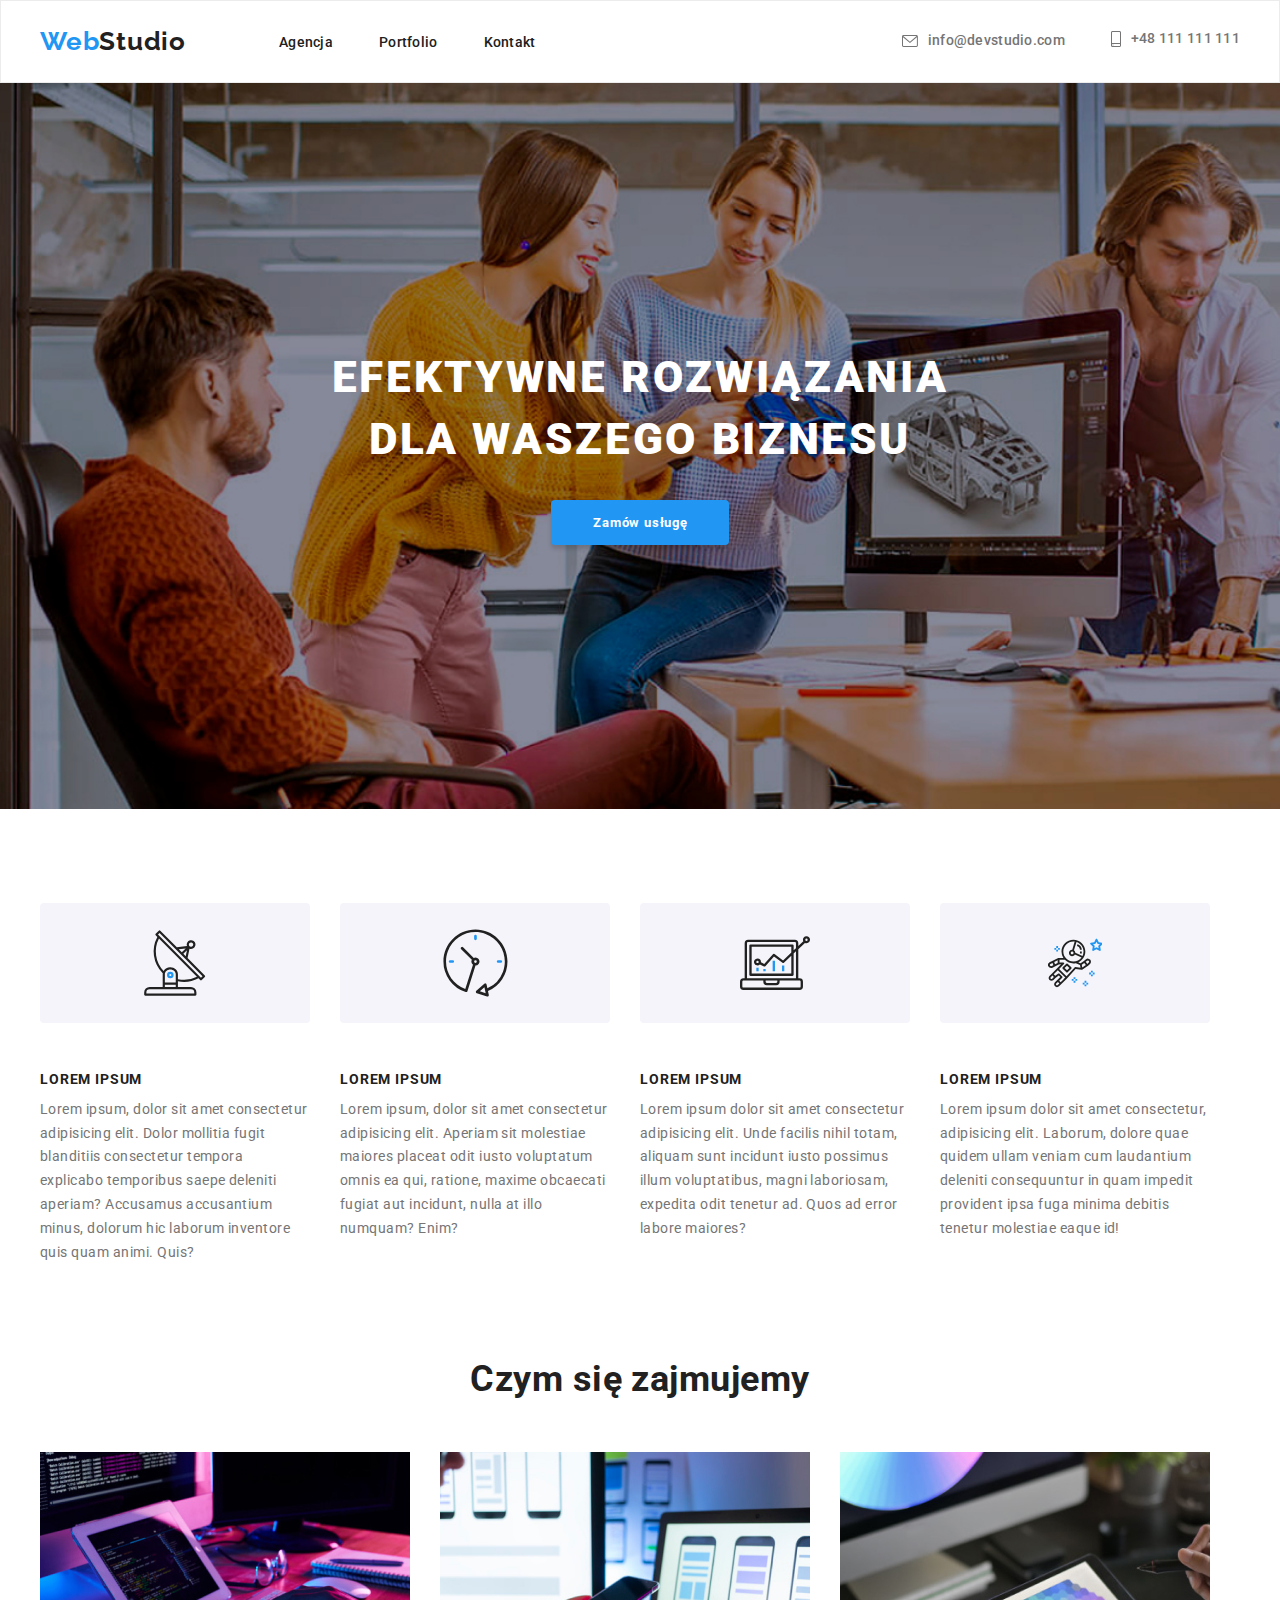
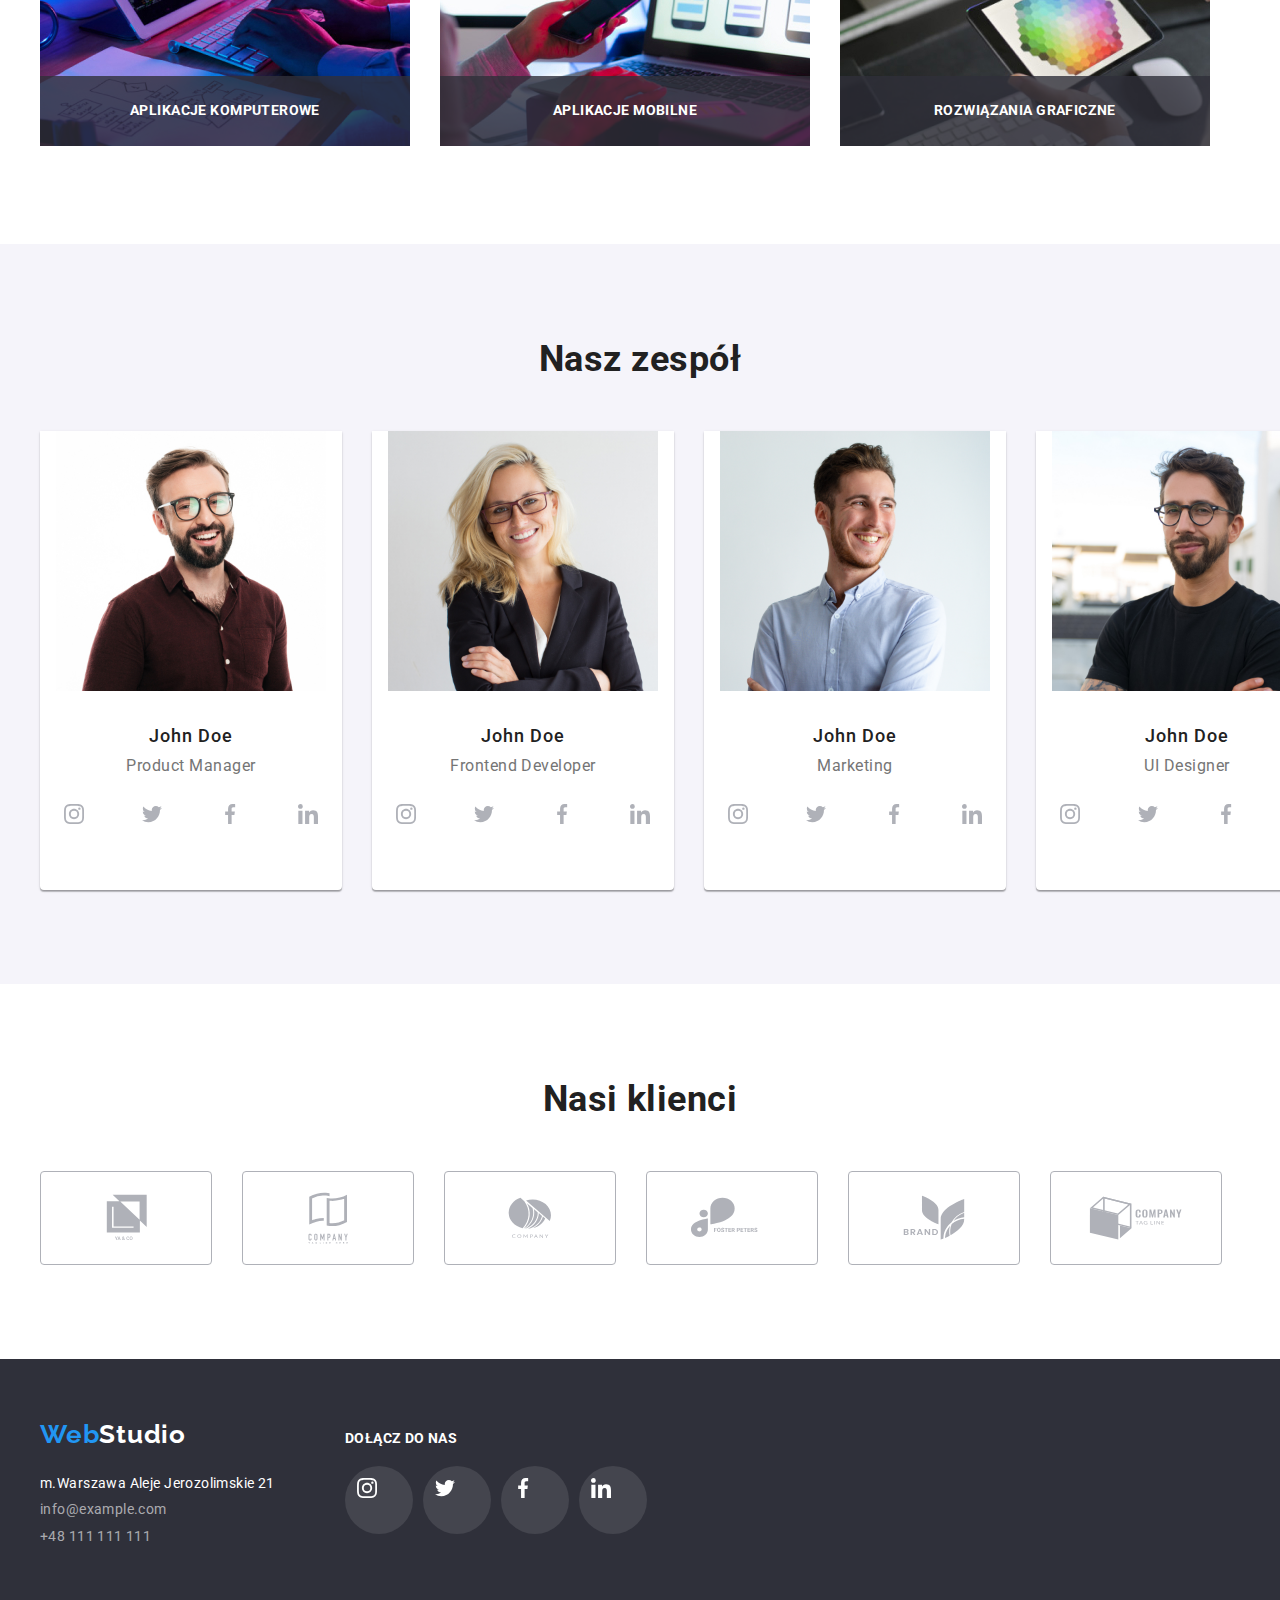
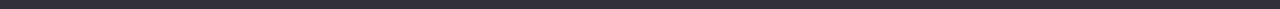
<file: index.html>
<!DOCTYPE html>
<html lang="pl">
  <head>
    <meta charset="UTF-8" />
    <meta http-equiv="X-UA Compatible" content="IE=edge" />
    <meta name="viewport" content="width=device-width, initial-scale=1.0" />
    <title>WebStudio</title>
    <link
      rel="stylesheet"
      href="https://cdnjs.cloudflare.com/ajax/libs/modern-normalize/1.1.0/modern-normalize.min.css"
      integrity="sha512-wpPYUAdjBVSE4KJnH1VR1HeZfpl1ub8YT/NKx4PuQ5NmX2tKuGu6U/JRp5y+Y8XG2tV+wKQpNHVUX03MfMFn9Q=="
      crossorigin="anonymous"
      referrerpolicy="no-referrer"
    />
    <link rel="preconnect" href="https://fonts.googleapis.com" />
    <link rel="preconnect" href="https://fonts.gstatic.com" crossorigin />
    <link
      href="https://fonts.googleapis.com/css2?family=Raleway:wght@700&family=Roboto:wght@400;500;700;900&display=swap"
      rel="stylesheet"
    />
    <link rel="stylesheet" href="css/styles.css" />
  </head>
  <body>
    <header>
      <div class="container main-body">
        <nav class="menu">
          <a class="logo" href="/index.html">Web<span class="text">Studio</span></a>
          <ul class="link-nav-1">
            <li>
              <a class="link-nav" href="./index.html">Agencja</a>
            </li>
            <li>
              <a class="link-nav" href="./portfolio.html">Portfolio</a>
            </li>
            <li>
              <a class="link-nav" href="#">Kontakt</a>
            </li>
          </ul>
        </nav>
        <ul class="link-data-1">
          <li>
            <a class="link-data" href="mailto:info@devstudio.com">
              <svg class="icon-data-1" width="16px" height="12px">
                <use href="./images/icons.svg#icon-envelope-1"></use>
              </svg>
              info@devstudio.com
            </a>
          </li>
          <li>
            <a class="link-data" href="tel:+481111111">
              <svg class="icon-data-1" width="10px" height="16px">
                <use href="./images/icons.svg#icon-smartphone-1"></use>
              </svg>
              +48 111 111 111
            </a>
          </li>
        </ul>
      </div>
    </header>
    <!--1wsza sekcja Efektywne Rozwiazania-->
    <main>
      <section class="section group-1">
        <div class="container main-content">
          <h1>
            Efektywne rozwiązania<br />
            dla waszego biznesu
          </h1>
          <button class="modal-button" type="button" data-modal-open>zamów usługę</button>
        </div>
      </section>
      <!--2ga sekcja Lorem Ipsum-->
      <section class="section group-2">
        <div class="container">
          <ul class="lorem-list">
            <li class="item">
              <div class="lorem-icons-1">
                <svg class="lorem-icons" width="65.32" hight="70">
                  <use href="./images/icons.svg#icon-antenna-1"></use>
                </svg>
              </div>
              <h3 class="lorem">Lorem Ipsum</h3>
              <p class="lorem-text">
                Lorem ipsum, dolor sit amet consectetur adipisicing elit. Dolor mollitia fugit
                blanditiis consectetur tempora explicabo temporibus saepe deleniti aperiam?
                Accusamus accusantium minus, dolorum hic laborum inventore quis quam animi. Quis?
              </p>
            </li>
            <li class="item">
              <div class="lorem-icons-1">
                <svg class="lorem-icons" width="66.96" hight="70">
                  <use href="./images/icons.svg#icon-clock-1"></use>
                </svg>
              </div>
              <h3 class="lorem">Lorem Ipsum</h3>
              <p class="lorem-text">
                Lorem ipsum, dolor sit amet consectetur adipisicing elit. Aperiam sit molestiae
                maiores placeat odit iusto voluptatum omnis ea qui, ratione, maxime obcaecati fugiat
                aut incidunt, nulla at illo numquam? Enim?
              </p>
            </li>
            <li class="item">
              <div class="lorem-icons-1">
                <svg class="lorem-icons" width="70" hight="53.69">
                  <use href="./images/icons.svg#icon-diagram-1"></use>
                </svg>
              </div>
              <h3 class="lorem">Lorem Ipsum</h3>
              <p class="lorem-text">
                Lorem ipsum dolor sit amet consectetur adipisicing elit. Unde facilis nihil totam,
                aliquam sunt incidunt iusto possimus illum voluptatibus, magni laboriosam, expedita
                odit tenetur ad. Quos ad error labore maiores?
              </p>
            </li>
            <li class="item">
              <div class="lorem-icons-1">
                <svg class="lorem-icons" width="54.83" hight="60.66">
                  <use href="./images/icons.svg#icon-astronaut-1"></use>
                </svg>
              </div>
              <h3 class="lorem">Lorem Ipsum</h3>
              <p class="lorem-text">
                Lorem ipsum dolor sit amet consectetur, adipisicing elit. Laborum, dolore quae
                quidem ullam veniam cum laudantium deleniti consequuntur in quam impedit provident
                ipsa fuga minima debitis tenetur molestiae eaque id!
              </p>
            </li>
          </ul>
        </div>
      </section>
      <!--3cia sekcja obszar działalności-->
      <section class="section group-3">
        <div class="container">
          <h2>Czym się zajmujemy</h2>
          <ul class="pictures-list">
            <li>
              <figure class="img-with-text">
                <img src="images/picture_1.jpg" alt="MC book" width="370" height="294" />
                <figcaption class="img-text">aplikacje komputerowe</figcaption>
              </figure>
            </li>
            <li>
              <figure class="img-with-text">
                <img src="images/picture_2.jpg" alt="Phone" width="370" height="294" />
                <figcaption class="img-text">aplikacje mobilne</figcaption>
              </figure>
            </li>
            <li>
              <figure class="img-with-text">
                <img src="images/picture_3.jpg" alt="Tablet" width="370" height="294" />
                <figcaption class="img-text">rozwiązania graficzne</figcaption>
              </figure>
            </li>
          </ul>
        </div>
      </section>
      <!--Zespół Webstudio-->
      <section class="section group-4">
        <div class="container">
          <h2>Nasz zespół</h2>
          <ul class="persons-list">
            <li>
              <figure class="person-box">
                <img src="images/person_1.jpg" alt="John Doe photo" width="270" height="260" />
                <figcaption>
                  <h3 class="name">John Doe</h3>
                  <p class="role">Product Manager</p>
                  <ul class="icon-social">
                    <li class="icon-media">
                      <svg width="20" height="20">
                        <use href="./images/icons.svg#icon-instagram-3"></use>
                      </svg>
                    </li>
                    <li class="icon-media">
                      <svg width="20" height="20">
                        <use href="./images/icons.svg#icon-twitter-1"></use>
                      </svg>
                    </li>
                    <li class="icon-media">
                      <svg width="20" height="20">
                        <use href="./images/icons.svg#icon-facebook-1"></use>
                      </svg>
                    </li>
                    <li class="icon-media">
                      <svg width="20" height="20">
                        <use href="./images/icons.svg#icon-linkedin-1"></use>
                      </svg>
                    </li>
                  </ul>
                </figcaption>
              </figure>
            </li>
            <li>
              <figure class="person-box">
                <img src="images/person_2.jpg" alt="John Doe photo" width="270" height="260" />
                <figcaption>
                  <h3 class="name">John Doe</h3>
                  <p class="role">Frontend Developer</p>
                  <ul class="icon-social">
                    <li class="icon-media">
                      <svg width="20" height="20">
                        <use href="./images/icons.svg#icon-instagram-3"></use>
                      </svg>
                    </li>
                    <li class="icon-media">
                      <svg width="20" height="20">
                        <use href="./images/icons.svg#icon-twitter-1"></use>
                      </svg>
                    </li>
                    <li class="icon-media">
                      <svg width="20" height="20">
                        <use href="./images/icons.svg#icon-facebook-1"></use>
                      </svg>
                    </li>
                    <li class="icon-media">
                      <svg width="20" height="20">
                        <use href="./images/icons.svg#icon-linkedin-1"></use>
                      </svg>
                    </li>
                  </ul>
                </figcaption>
              </figure>
            </li>
            <li>
              <figure class="person-box">
                <img src="images/person_3.jpg" alt="John Doe photo" width="270" height="260" />
                <figcaption>
                  <h3 class="name">John Doe</h3>
                  <p class="role">Marketing</p>
                  <ul class="icon-social">
                    <li class="icon-media">
                      <svg width="20" height="20">
                        <use href="./images/icons.svg#icon-instagram-3"></use>
                      </svg>
                    </li>
                    <li class="icon-media">
                      <svg width="20" height="20">
                        <use href="./images/icons.svg#icon-twitter-1"></use>
                      </svg>
                    </li>
                    <li class="icon-media">
                      <svg width="20" height="20">
                        <use href="./images/icons.svg#icon-facebook-1"></use>
                      </svg>
                    </li>
                    <li class="icon-media">
                      <svg width="20" height="20">
                        <use href="./images/icons.svg#icon-linkedin-1"></use>
                      </svg>
                    </li>
                  </ul>
                </figcaption>
              </figure>
            </li>
            <li>
              <figure class="person-box">
                <img src="images/person_4.jpg" alt="John Doe photo" width="270" height="260" />
                <figcaption>
                  <h3 class="name">John Doe</h3>
                  <p class="role">UI Designer</p>
                  <ul class="icon-social">
                    <li class="icon-media">
                      <svg width="20" height="20">
                        <use href="./images/icons.svg#icon-instagram-3"></use>
                      </svg>
                    </li>
                    <li class="icon-media">
                      <svg width="20" height="20">
                        <use href="./images/icons.svg#icon-twitter-1"></use>
                      </svg>
                    </li>
                    <li class="icon-media">
                      <svg width="20" height="20">
                        <use href="./images/icons.svg#icon-facebook-1"></use>
                      </svg>
                    </li>
                    <li class="icon-media">
                      <svg width="20" height="20">
                        <use href="./images/icons.svg#icon-linkedin-1"></use>
                      </svg>
                    </li>
                  </ul>
                </figcaption>
              </figure>
            </li>
          </ul>
        </div>
      </section>
      <!--Nasi Klienci-->
      <section class="section group-6">
        <div class="container">
          <h2>Nasi klienci</h2>
          <ul class="icon-list">
            <li class="icon-clients">
              <svg width="41" height="46.7">
                <use href="images/icons.svg#icon-group-7"></use>
              </svg>
            </li>
            <li class="icon-clients">
              <svg width="40" height="52">
                <use href="images/icons.svg#icon-group-2"></use>
              </svg>
            </li>
            <li class="icon-clients">
              <svg width="43.46" height="41.18">
                <use href="images/icons.svg#icon-group-3"></use>
              </svg>
            </li>
            <li class="icon-clients">
              <svg width="84.44" height="40.62" color="reset">
                <use href="images/icons.svg#icon-group-41"></use>
              </svg>
            </li>
            <li class="icon-clients">
              <svg width="62.54" height="45.43" fill="#afb1b8">
                <use href="images/icons.svg#icon-group-5"></use>
              </svg>
            </li>
            <li class="icon-clients">
              <svg width="93.79" height="43.93">
                <use href="images/icons.svg#icon-group-6"></use>
              </svg>
            </li>
          </ul>
        </div>
      </section>
    </main>
    <footer>
      <div class="container end-body">
        <div>
          <a class="logo" href="./index.html">Web<span class="text2nd">Studio</span></a>
          <address>
            <ul class="link-footer">
              <li>
                <a class="link-maps" href="https://goo.gl/maps/4yjW4w5AXTQKJYEA8" target="_blank"
                  >m.Warszawa Aleje Jerozolimskie 21</a
                >
              </li>
              <li><a class="link-end" href="mailto:info@example.com">info@example.com</a></li>
              <li><a class="link-end" href="tel:+481111111">+48 111 111 111</a></li>
            </ul>
          </address>
        </div>
        <div>
          <h4 class="footer-social">dołącz do nas</h4>
          <ul class="footer-social-list">
            <li class="footer-social-icon">
              <svg class="footer-icon" width="20" height="20">
                <use href="./images/icons.svg#icon-instagram-3"></use>
              </svg>
            </li>
            <li class="footer-social-icon">
              <svg class="footer-icon" width="20" height="20">
                <use href="./images/icons.svg#icon-twitter-1"></use>
              </svg>
            </li>
            <li class="footer-social-icon">
              <svg class="footer-icon" width="20" height="20">
                <use href="./images/icons.svg#icon-facebook-1"></use>
              </svg>
            </li>
            <li class="footer-social-icon">
              <svg class="footer-icon" width="20" height="20">
                <use href="./images/icons.svg#icon-linkedin-1"></use>
              </svg>
            </li>
          </ul>
        </div>
      </div>
    </footer>
    <div class="backdrop is-hidden" data-modal>
      <div class="modal">
        <button type="button" class="close-button" data-modal-close>
          <svg class="close-icon" width="17" height="17">
            <use href="./images/icons.svg#icon-close-black"></use>
          </svg>
        </button>
      </div>
    </div>
    <script src="./modal.js"></script>
  </body>
</html>
</file>
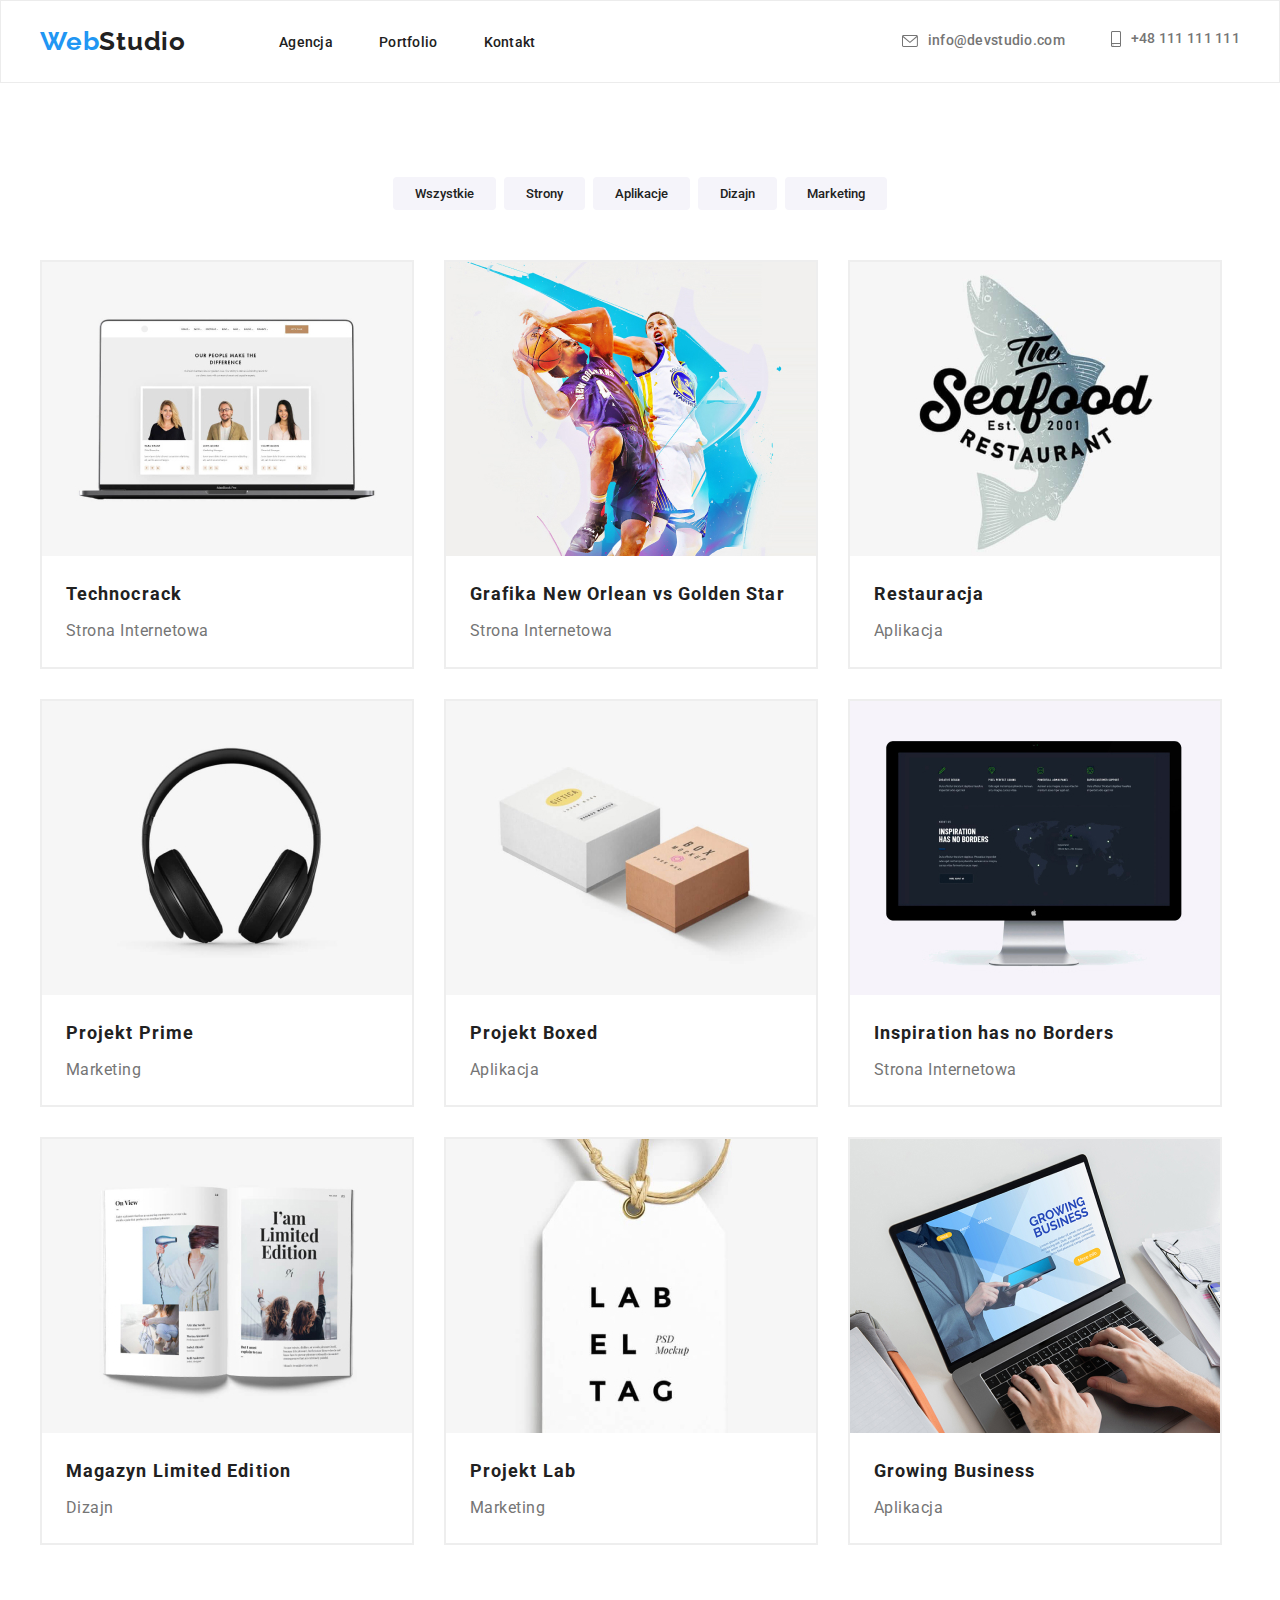
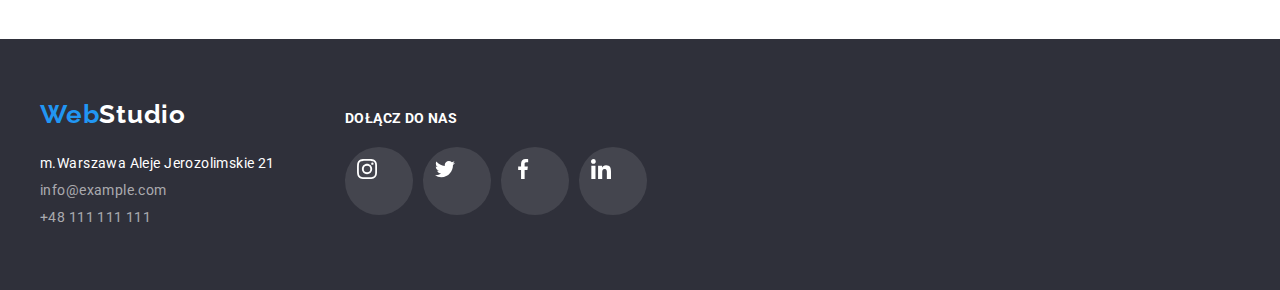
<file: portfolio.html>
<!DOCTYPE html>
<html lang="pl">
  <head>
    <meta charset="UTF-8" />
    <meta http-equiv="X-UA Compatible" content="IE=edge" />
    <meta name="viewport" content="width=device-width, initial-scale=1.0" />
    <title>Portfolio</title>
    <link
      rel="stylesheet"
      href="https://cdnjs.cloudflare.com/ajax/libs/modern-normalize/1.1.0/modern-normalize.min.css"
      integrity="sha512-wpPYUAdjBVSE4KJnH1VR1HeZfpl1ub8YT/NKx4PuQ5NmX2tKuGu6U/JRp5y+Y8XG2tV+wKQpNHVUX03MfMFn9Q=="
      crossorigin="anonymous"
      referrerpolicy="no-referrer"
    />
    <link rel="preconnect" href="https://fonts.googleapis.com" />
    <link rel="preconnect" href="https://fonts.gstatic.com" crossorigin />
    <link
      href="https://fonts.googleapis.com/css2?family=Raleway:wght@700&family=Roboto:wght@400;500;700;900&display=swap"
      rel="stylesheet"
    />
    <link rel="stylesheet" href="css/styles.css" />
  </head>
  <body>
    <header>
      <div class="container main-body">
        <nav class="menu">
          <a class="logo" href="/index.html">Web<span class="text">Studio</span></a>
          <ul class="link-nav-1">
            <li>
              <a class="link-nav" href="./index.html">Agencja</a>
            </li>
            <li>
              <a class="link-nav" href="./portfolio.html">Portfolio</a>
            </li>
            <li>
              <a class="link-nav" href="#">Kontakt</a>
            </li>
          </ul>
        </nav>
        <ul class="link-data-1">
          <li>
            <a class="link-data" href="mailto:info@devstudio.com">
              <svg class="icon-data-1" width="16px" height="12px">
                <use href="./images/icons.svg#icon-envelope-1"></use>
              </svg>
              info@devstudio.com
            </a>
          </li>
          <li>
            <a class="link-data" href="tel:+481111111">
              <svg class="icon-data-1" width="10px" height="16px">
                <use href="./images/icons.svg#icon-smartphone-1"></use></svg
              >+48 111 111 111</a
            >
          </li>
        </ul>
      </div>
    </header>
    <main>
      <!--sections Buttons & Blocks-->
      <section class="section group-5">
        <div class="container button-images">
          <ul class="button-nav">
            <li><button class="button-main" type="button">Wszystkie</button></li>
            <li><button class="button-main" type="button">Strony</button></li>
            <li><button class="button-main" type="button">Aplikacje</button></li>
            <li><button class="button-main" type="button">Dizajn</button></li>
            <li><button class="button-main" type="button">Marketing</button></li>
          </ul>
          <ul class="images-box">
            <li class="box">
              <figure class="card">
                <div class="img-container">
                  <img src="./images/technocrack.jpg" alt="techocrack" width="370" height="294" />
                  <p class="box-card">
                    Technocrack jest popularną platformą wykorzystywaną do rozpowszechniania
                    koronawirusa. Firmy wykorzystują tę platformę do celów szpiegowskich i ataków na
                    niezabezpieczone serwery konkurencji
                  </p>
                </div>
                <figcaption>
                  <h3 class="product">Technocrack</h3>
                  <p class="product-type">Strona Internetowa</p>
                </figcaption>
              </figure>
            </li>
            <li class="box">
              <figure class="card">
                <div class="img-container">
                  <img src="./images/basketball.jpg" alt="basketball" width="370" height="294" />
                  <p class="box-card">
                    Technocrack jest popularną platformą wykorzystywaną do rozpowszechniania
                    koronawirusa. Firmy wykorzystują tę platformę do celów szpiegowskich i ataków na
                    niezabezpieczone serwery konkurencji
                  </p>
                </div>
                <figcaption>
                  <h3 class="product">Grafika New Orlean vs Golden Star</h3>
                  <p class="product-type">Strona Internetowa</p>
                </figcaption>
              </figure>
            </li>
            <li class="box">
              <figure class="card">
                <div class="img-container">
                  <img src="./images/seafood.jpg" alt="restaurant" width="370" height="294" />
                  <p class="box-card">
                    Technocrack jest popularną platformą wykorzystywaną do rozpowszechniania
                    koronawirusa. Firmy wykorzystują tę platformę do celów szpiegowskich i ataków na
                    niezabezpieczone serwery konkurencji
                  </p>
                </div>
                <figcaption>
                  <h3 class="product">Restauracja</h3>
                  <p class="product-type">Aplikacja</p>
                </figcaption>
              </figure>
            </li>
            <li class="box">
              <figure class="card">
                <div class="img-container">
                  <img src="./images/headset.jpg" alt="headset" width="370" height="294" />
                  <p class="box-card">
                    Technocrack jest popularną platformą wykorzystywaną do rozpowszechniania
                    koronawirusa. Firmy wykorzystują tę platformę do celów szpiegowskich i ataków na
                    niezabezpieczone serwery konkurencji
                  </p>
                </div>
                <figcaption>
                  <h3 class="product">Projekt Prime</h3>
                  <p class="product-type">Marketing</p>
                </figcaption>
              </figure>
            </li>
            <li class="box">
              <figure class="card">
                <div class="img-container">
                  <img src="./images/box.jpg" alt="projectBox" width="370" height="294" />
                  <p class="box-card">
                    Technocrack jest popularną platformą wykorzystywaną do rozpowszechniania
                    koronawirusa. Firmy wykorzystują tę platformę do celów szpiegowskich i ataków na
                    niezabezpieczone serwery konkurencji
                  </p>
                </div>
                <figcaption>
                  <h3 class="product">Projekt Boxed</h3>
                  <p class="product-type">Aplikacja</p>
                </figcaption>
              </figure>
            </li>
            <li class="box">
              <figure class="card">
                <div class="img-container">
                  <img src="./images/inspiration.jpg" alt="inspiration" width="370" height="294" />
                  <p class="box-card">
                    Technocrack jest popularną platformą wykorzystywaną do rozpowszechniania
                    koronawirusa. Firmy wykorzystują tę platformę do celów szpiegowskich i ataków na
                    niezabezpieczone serwery konkurencji
                  </p>
                </div>
                <figcaption>
                  <h3 class="product">Inspiration has no Borders</h3>
                  <p class="product-type">Strona Internetowa</p>
                </figcaption>
              </figure>
            </li>
            <li class="box">
              <figure class="card">
                <div class="img-container">
                  <img src="./images/magazin.jpg" alt="magazin" width="370" height="294" />
                  <p class="box-card">
                    Technocrack jest popularną platformą wykorzystywaną do rozpowszechniania
                    koronawirusa. Firmy wykorzystują tę platformę do celów szpiegowskich i ataków na
                    niezabezpieczone serwery konkurencji
                  </p>
                </div>
                <figcaption>
                  <h3 class="product">Magazyn Limited Edition</h3>
                  <p class="product-type">Dizajn</p>
                </figcaption>
              </figure>
            </li>
            <li class="box">
              <figure class="card">
                <div class="img-container">
                  <img src="./images/label_tag.jpg" alt="label_tag" width="370" height="294" />
                  <p class="box-card">
                    Technocrack jest popularną platformą wykorzystywaną do rozpowszechniania
                    koronawirusa. Firmy wykorzystują tę platformę do celów szpiegowskich i ataków na
                    niezabezpieczone serwery konkurencji
                  </p>
                </div>
                <figcaption>
                  <h3 class="product">Projekt Lab</h3>
                  <p class="product-type">Marketing</p>
                </figcaption>
              </figure>
            </li>
            <li class="box">
              <figure class="card">
                <div class="img-container">
                  <img src="./images/growing.jpg" alt="growing" width="370" height="294" />
                  <p class="box-card">
                    Technocrack jest popularną platformą wykorzystywaną do rozpowszechniania
                    koronawirusa. Firmy wykorzystują tę platformę do celów szpiegowskich i ataków na
                    niezabezpieczone serwery konkurencji
                  </p>
                </div>
                <figcaption>
                  <h3 class="product">Growing Business</h3>
                  <p class="product-type">Aplikacja</p>
                </figcaption>
              </figure>
            </li>
          </ul>
        </div>
      </section>
    </main>
    <footer>
      <div class="container end-body">
        <div>
          <a class="logo" href="./index.html">Web<span class="text2nd">Studio</span></a>
          <address>
            <ul class="link-footer">
              <li>
                <a class="link-maps" href="https://goo.gl/maps/4yjW4w5AXTQKJYEA8" target="_blank"
                  >m.Warszawa Aleje Jerozolimskie 21</a
                >
              </li>
              <li><a class="link-end" href="mailto:info@example.com">info@example.com</a></li>
              <li><a class="link-end" href="tel:+481111111">+48 111 111 111</a></li>
            </ul>
          </address>
        </div>
        <div>
          <h4 class="footer-social">dołącz do nas</h4>
          <ul class="footer-social-list">
            <li class="footer-social-icon">
              <svg class="footer-icon" width="20" height="20">
                <use href="./images/icons.svg#icon-instagram-3"></use>
              </svg>
            </li>
            <li class="footer-social-icon">
              <svg class="footer-icon" width="20" height="20">
                <use href="./images/icons.svg#icon-twitter-1"></use>
              </svg>
            </li>
            <li class="footer-social-icon">
              <svg class="footer-icon" width="20" height="20">
                <use href="./images/icons.svg#icon-facebook-1"></use>
              </svg>
            </li>
            <li class="footer-social-icon">
              <svg class="footer-icon" width="20" height="20">
                <use href="./images/icons.svg#icon-linkedin-1"></use>
              </svg>
            </li>
          </ul>
        </div>
      </div>
    </footer>
  </body>
</html>
</file>
<file: css/styles.css>
:root {
  --brand-color: #212121;
  --theme-color: #2196f3;
  --pharagraph-color: #757575;
  --light-color: #ffffff;
  --icon-color: #afb1b8;
  --background-color: #f5f4fa;
  --font-primary: 'Roboto', sans-serif;
  --font-second: 'Raleway', sans-serif;
}
* {
  margin: 0;
  padding: 0;
}
.section {
  padding: 94px 0;
}
svg {
  fill: var(--icon-color);
}
.container {
  max-width: 1200px;
  width: 100%;
  margin: 0 auto;
}
header {
  border: 1px solid #ececec;
}
ul {
  list-style: none;
}
a {
  text-decoration: none;
}
button,
.icon-media,
.icon-clients,
.footer-social-icon,
.box {
  cursor: pointer;
}
body {
  font-family: var(--font-primary);
  color: var(--brand-color);
  letter-spacing: 0.03em;
}
h1 {
  font-weight: 900;
  font-size: 44px;
  line-height: 1.4;
  text-align: center;
  letter-spacing: 0.06em;
  text-transform: uppercase;
  color: var(--light-color);
}
h2 {
  font-weight: 700;
  font-size: 36px;
  line-height: 1.2;
  text-align: center;
  color: var(--brand-color);
}
h3 {
  font-weight: 700;
  font-size: 18px;
  color: var(--brand-color);
  line-height: 2;
  letter-spacing: 0.06em;
}
h4 {
  color: var(--light-color);
  font-weight: 700;
  font-size: 14px;
  line-height: 1.1;
  letter-spacing: 0.03em;
}
p {
  line-height: 1.9;
  color: var(--pharagraph-color);
}
.logo,
.text .text2nd {
  font-weight: 700;
  font-family: var(--font-second);
  font-size: 26px;
  letter-spacing: 0.03em;
  line-height: 1.19;
}
.logo {
  color: var(--theme-color);
  padding-right: 47px;
}
.text {
  color: var(--brand-color);
}
.text2nd {
  color: var(--light-color);
}
.main-body {
  display: flex;
  justify-content: space-between;
  align-items: center;
  padding: 25px 0;
}
.menu,
.link-nav-1,
.link-data-1 {
  display: flex;
  justify-content: space-between;
  align-items: center;
  column-gap: 46px;
}
.link-nav,
.link-data {
  font-family: var(--font-primary);
  font-weight: 500;
  font-size: 14px;
  line-height: 1.14;
  letter-spacing: 0.02em;
}
.link-nav {
  color: var(--brand-color);
  position: relative;
}
.link-nav:is(:hover, :focus, :active) {
  color: var(--theme-color);
}
.link-nav:active::after {
  content: '';
  position: absolute;
  width: 53px;
  height: 4px;
  border-radius: 2px;
  background-color: var(--theme-color);
  display: block;
  margin-top: 28px;
}
.link-data {
  display: inline-flex;
  color: var(--pharagraph-color);
  align-items: center;
}
.icon-data-1 {
  fill: var(--pharagraph-color);
  margin-right: 10px;
}
.link-nav:hover,
.link-nav:focus,
.link-data:hover,
.link-data:focus {
  --pharagraph-color: var(--theme-color);
  color: var(--theme-color);
  fill: var(--theme-color);
}
.main-content {
  text-align: center;
  padding: 170px 0;
  gap: 30px;
}
.group-1 {
  background-image: url(../images/overlay.jpg);
  background-repeat: no-repeat;
  background-size: cover;
  background-color: #2f303a;
}
.group-3 {
  padding-top: 0;
}
.group-4 {
  background-color: var(--background-color);
}
.modal-button {
  font-family: var(--font-primary);
  background-color: var(--theme-color);
  color: var(--light-color);
  font-weight: 700;
  line-height: 1.9;
  box-shadow: 0px 4px 4px rgba(0, 0, 0, 0.15);
  border: none;
  border-radius: 4px;
  letter-spacing: 0.06em;
  padding: 10px 41px 10px 42px;
  margin-top: 30px;
}
.modal-button::first-letter {
  text-transform: uppercase;
}
.button-main {
  font-family: var(--font-primary);
  background-color: var(--background-color);
  border: none;
  color: var(--brand-color);
  font-weight: 500;
  line-height: 1.6;
  text-align: center;
  padding: 6px 22px;
  border-radius: 4px;
}
.button-main:hover,
.button-main:focus {
  color: var(--light-color);
  background-color: var(--theme-color);
  box-shadow: 0px 3px 1px rgba(0, 0, 0, 0.1), 0px 1px 2px rgba(0, 0, 0, 0.08),
    0px 2px 2px rgba(0, 0, 0, 0.12);
}
.button-nav {
  display: flex;
  column-gap: 8px;
  justify-content: center;
  padding-bottom: 50px;
}
.lorem {
  text-transform: uppercase;
  font-size: 14px;
  line-height: 1.1;
  padding-top: 30px;
}
.lorem-icons-1 {
  width: 270px;
  height: 120px;
  background-color: var(--background-color);
  border-radius: 4px;
  display: inline-flex;
  align-items: center;
  justify-content: center;
}
.lorem-list {
  display: inline-flex;
  flex-basis: calc((100%-60px) / 4);
  justify-content: space-between;
  gap: 30px;
}
.lorem-text {
  width: 270px;
  font-size: 14px;
  line-height: 1.7;
  margin-top: 10px;
}
.pictures-list {
  display: inline-flex;
  flex-basis: calc((100%-60px) / 3);
  justify-content: space-between;
  gap: 30px;
  padding-top: 50px;
}
.img-with-text {
  position: relative;
  display: inline-flex;
}
.img-text {
  font-family: var(--font-primary);
  font-weight: 700;
  font-size: 14px;
  line-height: 1.1;
  text-align: center;
  letter-spacing: 0.03em;
  text-transform: uppercase;
  position: absolute;
  left: 0;
  right: 0;
  bottom: 0;
  color: var(--light-color);
  background: rgba(47, 48, 58, 0.8);
  padding: 27px 90px;
}
.persons-list {
  display: inline-flex;
  flex-basis: calc((100%-90px) / 4);
  justify-content: space-between;
  gap: 30px;
  padding-top: 50px;
}
.person-box {
  background: var(--light-color);
  box-shadow: 0px 1px 3px rgba(0, 0, 0, 0.12), 0px 1px 1px rgba(0, 0, 0, 0.14),
    0px 2px 1px rgba(0, 0, 0, 0.2);
  border-radius: 0px 0px 4px 4px;
  text-align: center;
}
.name {
  font-weight: 500;
  line-height: 1.2;
  padding-top: 30px;
}
.role {
  line-height: 1.2;
  padding-top: 10px;
  padding-bottom: 16px;
}
.icon-social {
  display: inline-flex;
  justify-content: center;
  gap: 10px;
  padding-bottom: 30px;
}
.icon-media {
  background-color: var(--light-color);
  display: flex;
  flex-basis: calc((100%-40px) / 4);
  gap: 10px;
  padding: 12px;
  justify-content: center;
  align-content: center;
  width: 44px;
  height: 44px;
  border-radius: 50%;
}
.icon-media:hover,
.icon-media:focus,
.icon-media svg:hover {
  background-color: var(--theme-color);
  fill: var(--light-color);
  --icon-color: var(--light-color);
}
.images-box {
  display: flex;
  flex-wrap: wrap;
  flex-basis: calc((100%-90px) / 3);
  gap: 30px;
}
.box {
  background: #ffffff;
  border: 1px solid #eeeeee;
}
.box:hover,
.box:focus {
  box-shadow: 0px 1px 1px rgba(0, 0, 0, 0.12), 0px 4px 4px rgba(0, 0, 0, 0.06),
    1px 4px 6px rgba(0, 0, 0, 0.16);
}
.card {
  width: 370px;
  border: 1px solid #eeeeee;
  background: var(--light-color);
}
.img-container > img {
  display: block;
  width: 100%;
  height: 100%;
  object-fit: cover;
}
.img-container {
  position: relative;
  overflow: hidden;
}
.box-card {
  margin: 0;
  position: absolute;
  left: 0;
  right: 0;
  top: 0;
  bottom: 0;
  background: rgba(33, 150, 243, 0.9);
  padding: 49px 45px 49px 24px;
  color: var(--light-color);
}
.card figcaption {
  padding: 20px 0 20px 24px;
}
.box-card {
  transform: translateY(100%);
  transition: transform 0.3s ease-in;
}
.card:hover .box-card {
  transform: translateY(0);
}
.product {
  padding-bottom: 4px;
}
.icon-list {
  display: inline-flex;
  flex-basis: calc((100%-150px) / 6);
  justify-content: space-between;
  gap: 30px;
  padding-top: 50px;
}
.icon-clients {
  display: flex;
  justify-content: center;
  align-items: center;
  height: 92px;
  width: 170px;
  border: 1px solid #afb1b8;
  border-radius: 4px;
  color: var(--icon-color);
}
.icon-clients:hover,
.icon-clients:focus,
.icon-clients svg:hover,
.icon-clients svg:focus {
  --icon-color: var(--theme-color);
  border-color: var(--theme-color);
  fill: var(--theme-color);
}
footer {
  background-color: #2f303a;
}
.link-maps,
.link-end {
  font-family: var(--font-primary);
  font-size: 14px;
  line-height: 1.9;
  letter-spacing: 0.03em;
  font-style: normal;
}
.link-maps {
  color: var(--light-color);
}
.link-end {
  color: rgba(255, 255, 255, 0.6);
}
.link-maps:hover,
.link-maps:focus,
.link-end:hover,
.link-end:focus {
  color: var (--theme-color);
  transition-property: color;
  transition-duration: 250ms;
  transition-timing-function: cubic-bezier(0.4, 0, 0.2, 1);
}
.end-body {
  display: flex;
  padding-top: 60px;
  column-gap: 70px;
}
.link-footer {
  padding: 20px 0 60px 0;
 
}
.footer-social {
  text-transform: uppercase;
  font-style: normal;
  padding: 12px 0 20px 0;
}
.footer-social-list {
  display: flex;
  align-items: center;
  gap: 10px;
}
.footer-social-icon {
  width: 44px;
  height: 44px;
  background-color: rgba(255, 255, 255, 0.1);
  border-radius: 50%;
  padding: 12px;
}
.footer-icon {
  fill: var(--light-color);
}
.footer-social-icon:hover,
.footer-social-icon:focus,
.footer-social-icon svg:hover,
.footer-social-icon svg:focus {
  background-color: var(--theme-color);
}
.backdrop {
  position: fixed;
  left: 0;
  top: 0;
  width: 100%;
  height: 100%;
  background-color:  rgba(0, 0, 0, 0.1);
}
.close-button {
  position: absolute;
  top: 8px;
  right: 8px;
  width: 30px;
  height: 30px;
  background-color: var(--light-color);
  border-radius: 50%;
  border: 1px solid rgba(0, 0, 0, 0.1);
}
.close-icon {
  fill: #000000;  
  display: flex;
  justify-items: center;
  align-content: center;
  margin: auto;
}
.modal {
  position: absolute;
  top: 50%;
  left: 50%;
  width: 528px;
  min-height: 581px;
  transform:translate(-50%, -50%);
  background-color: var(--light-color);
}
.is-hidden {
  opacity: 0;
  visibility: hidden;
  pointer-events: none;
  }
</file>
